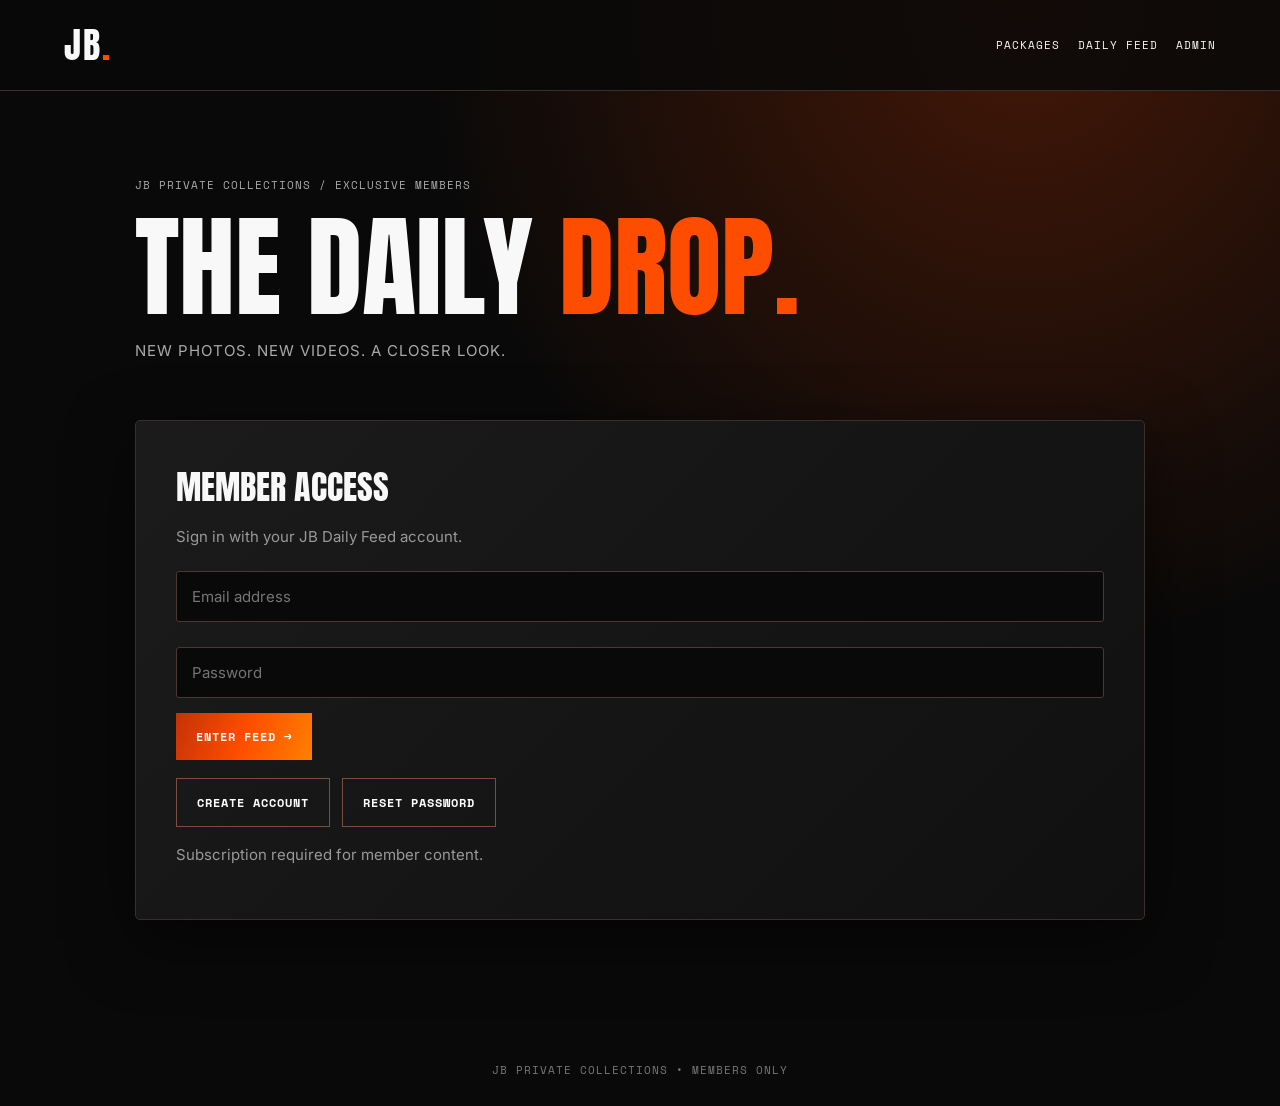
<file: daily.html>
<!doctype html><html lang="en"><head><meta charset="utf-8"><meta name="viewport" content="width=device-width,initial-scale=1"><meta name="theme-color" content="#090909"><title>JB | Daily Feed</title><link href="https://fonts.googleapis.com/css2?family=Anton&family=Inter:wght@400;500;600;700&family=Space+Mono:wght@400;700&display=swap" rel="stylesheet"><link rel="stylesheet" href="./jb-feed.css?v=20261017-2"></head><body><header class="top"><a class="brand" href="./index.html">JB<span>.</span></a><nav><a href="./index.html">PACKAGES</a><a href="./daily.html">DAILY FEED</a><a href="./jb-admin.html">ADMIN</a></nav></header><main><section class="hero"><p class="eyebrow">JB PRIVATE COLLECTIONS / EXCLUSIVE MEMBERS</p><h1>THE DAILY <em>DROP.</em></h1><p>NEW PHOTOS. NEW VIDEOS. A CLOSER LOOK.</p></section><section class="panel" id="login"><h2>MEMBER ACCESS</h2><p class="muted">Sign in with your JB Daily Feed account.</p><form id="signIn"><input id="email" type="email" placeholder="Email address" required><input id="password" type="password" minlength="8" placeholder="Password" required><button>ENTER FEED →</button></form><div class="actions"><button id="signUp" type="button" class="outline">CREATE ACCOUNT</button><button id="resetPassword" type="button" class="outline">RESET PASSWORD</button></div><p id="loginMessage" role="status"></p><a class="subscribe" id="subscribe" hidden>SUBSCRIBE — $19.99 / MONTH →</a><p class="muted">Subscription required for member content.</p></section><section class="panel" id="members" hidden><div class="actions"><span id="account"></span><button id="logout" class="outline">SIGN OUT</button></div><p id="memberStatus" role="status"></p><div id="posts" class="feed"></div></section></main><footer>JB PRIVATE COLLECTIONS • MEMBERS ONLY</footer><script type="module" src="./jb-feed.js?v=20261017-2"></script></body></html>
</file>
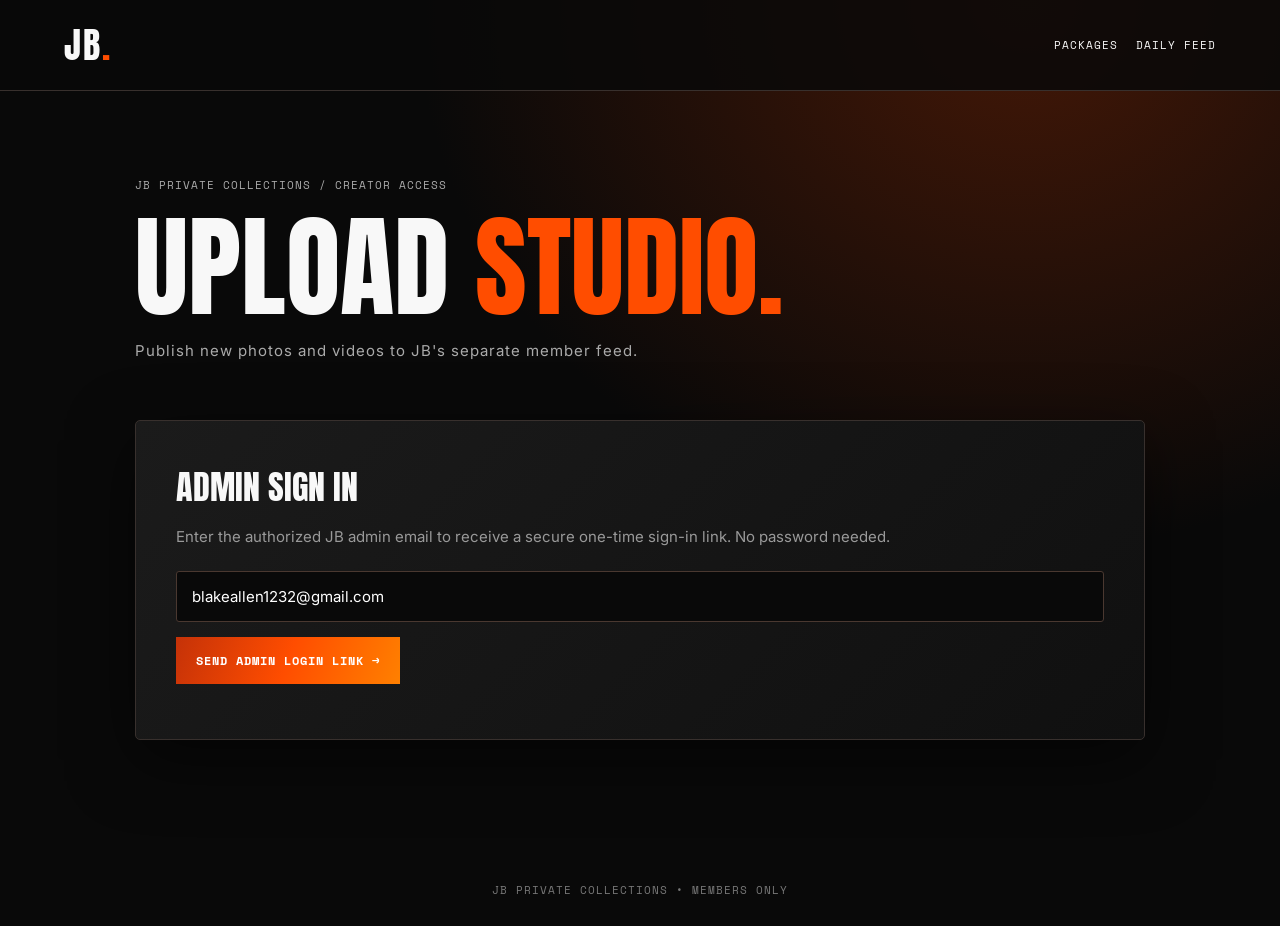
<file: jb-admin.html>
<!doctype html><html lang="en"><head><meta charset="utf-8"><meta name="viewport" content="width=device-width,initial-scale=1"><meta name="theme-color" content="#090909"><title>JB | Upload Studio</title><link href="https://fonts.googleapis.com/css2?family=Anton&family=Inter:wght@400;500;600;700&family=Space+Mono:wght@400;700&display=swap" rel="stylesheet"><link rel="stylesheet" href="./jb-feed.css?v=20261017-2"></head><body><header class="top"><a class="brand" href="./index.html">JB<span>.</span></a><nav><a href="./index.html">PACKAGES</a><a href="./daily.html">DAILY FEED</a></nav></header><main><section class="hero"><p class="eyebrow">JB PRIVATE COLLECTIONS / CREATOR ACCESS</p><h1>UPLOAD <em>STUDIO.</em></h1><p>Publish new photos and videos to JB's separate member feed.</p></section><section class="panel" id="login"><h2>ADMIN SIGN IN</h2><p class="muted">Enter the authorized JB admin email to receive a secure one-time sign-in link. No password needed.</p><form id="magicSignIn"><input id="email" type="email" placeholder="Admin email address" value="blakeallen1232@gmail.com" autocomplete="email" required><button type="submit">SEND ADMIN LOGIN LINK →</button></form><p id="loginMessage" role="status"></p></section><section class="panel" id="members" hidden><div class="actions"><span id="account"></span><button id="logout" class="outline">SIGN OUT</button></div><p id="memberStatus" role="status"></p><form id="uploadForm" hidden><label>POST TITLE<input name="title" required maxlength="120"></label><label>DESCRIPTION<textarea name="description" maxlength="1000"></textarea></label><label>CATEGORY<select name="category"><option>Daily Updates</option><option>Behind the Scenes</option><option>Recently Added</option></select></label><label>PHOTO OR VIDEO<input name="media" type="file" accept="image/jpeg,image/png,image/webp,image/gif,video/mp4,video/webm,video/quicktime" required></label><button id="publish">UPLOAD & PUBLISH →</button></form><p id="uploadStatus" role="status"></p></section></main><footer>JB PRIVATE COLLECTIONS • MEMBERS ONLY</footer><script type="module" src="./jb-feed.js?v=20261027-dedupe"></script></body></html>
</file>
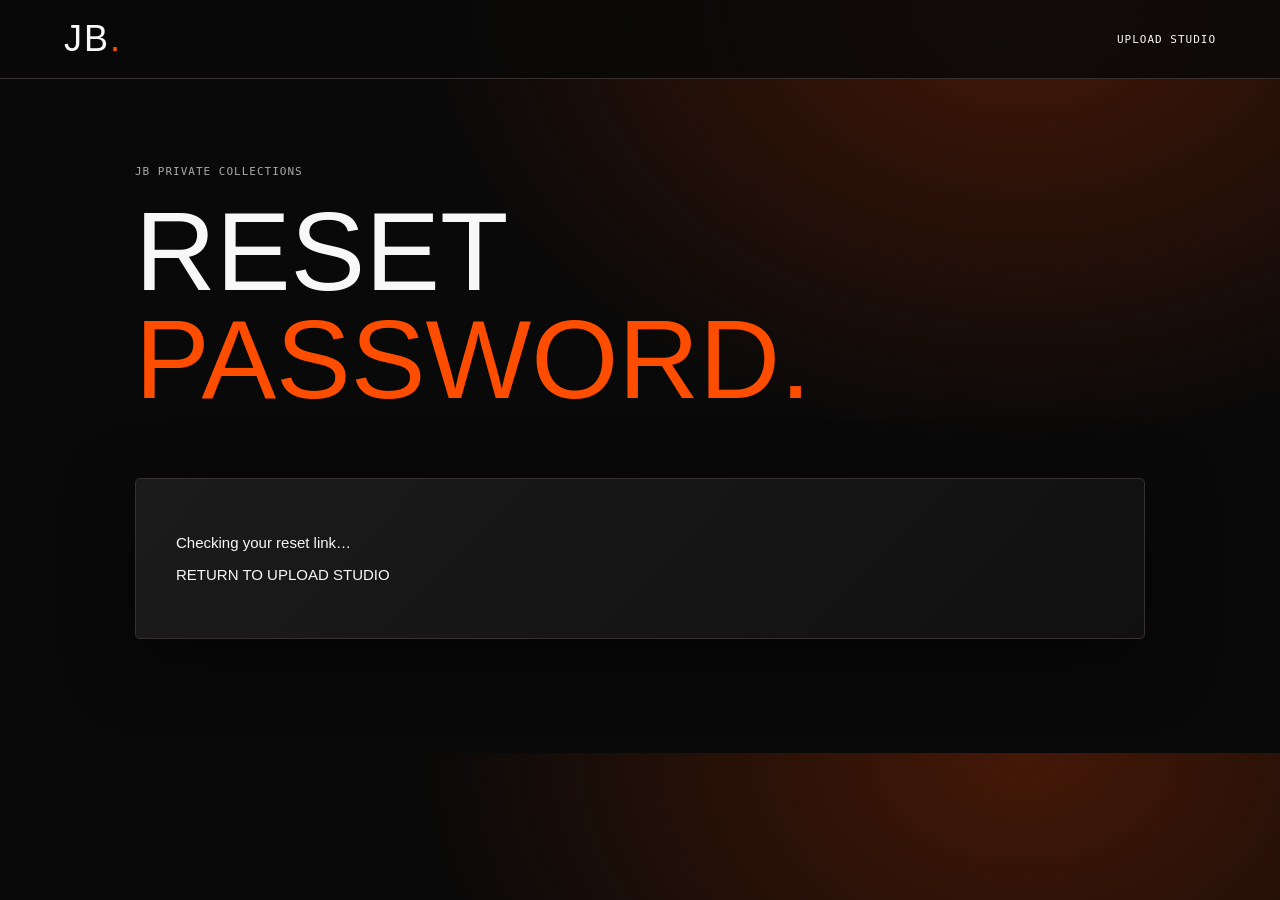
<file: jb-reset.html>
<!doctype html><html lang="en"><head><meta charset="utf-8"><meta name="viewport" content="width=device-width,initial-scale=1"><meta name="theme-color" content="#090909"><title>JB | Reset Password</title><link rel="stylesheet" href="./jb-feed.css?v=20261017-2"></head><body><header class="top"><a class="brand" href="./index.html">JB<span>.</span></a><nav><a href="./jb-admin.html">UPLOAD STUDIO</a></nav></header><main><section class="hero"><p class="eyebrow">JB PRIVATE COLLECTIONS</p><h1>RESET <em>PASSWORD.</em></h1></section><section class="panel"><p id="status" role="status">Checking your reset link…</p><form id="resetForm" hidden><label>NEW PASSWORD<input id="newPassword" type="password" minlength="8" autocomplete="new-password" required></label><button type="submit">SAVE NEW PASSWORD →</button></form><p><a href="./jb-admin.html">RETURN TO UPLOAD STUDIO</a></p></section></main><script type="module">import {createClient} from 'https://esm.sh/@supabase/supabase-js@2';import {JB_FEED_CONFIG as C} from './jb-feed-config.js';const client=createClient(C.supabaseUrl,C.supabasePublishableKey);const status=document.getElementById('status'),form=document.getElementById('resetForm');let recovery=false;client.auth.onAuthStateChange((event,session)=>{if(event==='PASSWORD_RECOVERY'){recovery=true;form.hidden=false;status.textContent='Enter your new password.'}});async function initialize(){const url=new URL(location.href);const code=url.searchParams.get('code');if(code){const {error}=await client.auth.exchangeCodeForSession(code);if(error){status.textContent='This reset link has expired or is invalid. Request a new one from Upload Studio.';return}recovery=true;form.hidden=false;status.textContent='Enter your new password.';history.replaceState(null,'',location.pathname);return}const hash=new URLSearchParams(location.hash.slice(1));if(hash.get('error')){status.textContent=hash.get('error_description')||'Reset link expired.';return}if(hash.get('type')==='recovery'&&hash.get('access_token')){const {error}=await client.auth.setSession({access_token:hash.get('access_token'),refresh_token:hash.get('refresh_token')||''});if(error){status.textContent=error.message;return}recovery=true;form.hidden=false;status.textContent='Enter your new password.';history.replaceState(null,'',location.pathname);return}setTimeout(()=>{if(!recovery&&form.hidden)status.textContent='Open the password-reset link sent to your email. If it opens Private Gallery, check the Supabase redirect allowlist and request a fresh link.'},800)}form.addEventListener('submit',async e=>{e.preventDefault();if(!recovery){status.textContent='Please use a valid password-reset email link.';return}const button=form.querySelector('button');button.disabled=true;const {error}=await client.auth.updateUser({password:document.getElementById('newPassword').value});button.disabled=false;if(error){status.textContent=error.message;return}form.hidden=true;status.textContent='Password updated. You can now sign in to JB Upload Studio.';await client.auth.signOut()});initialize();</script></body></html>
</file>
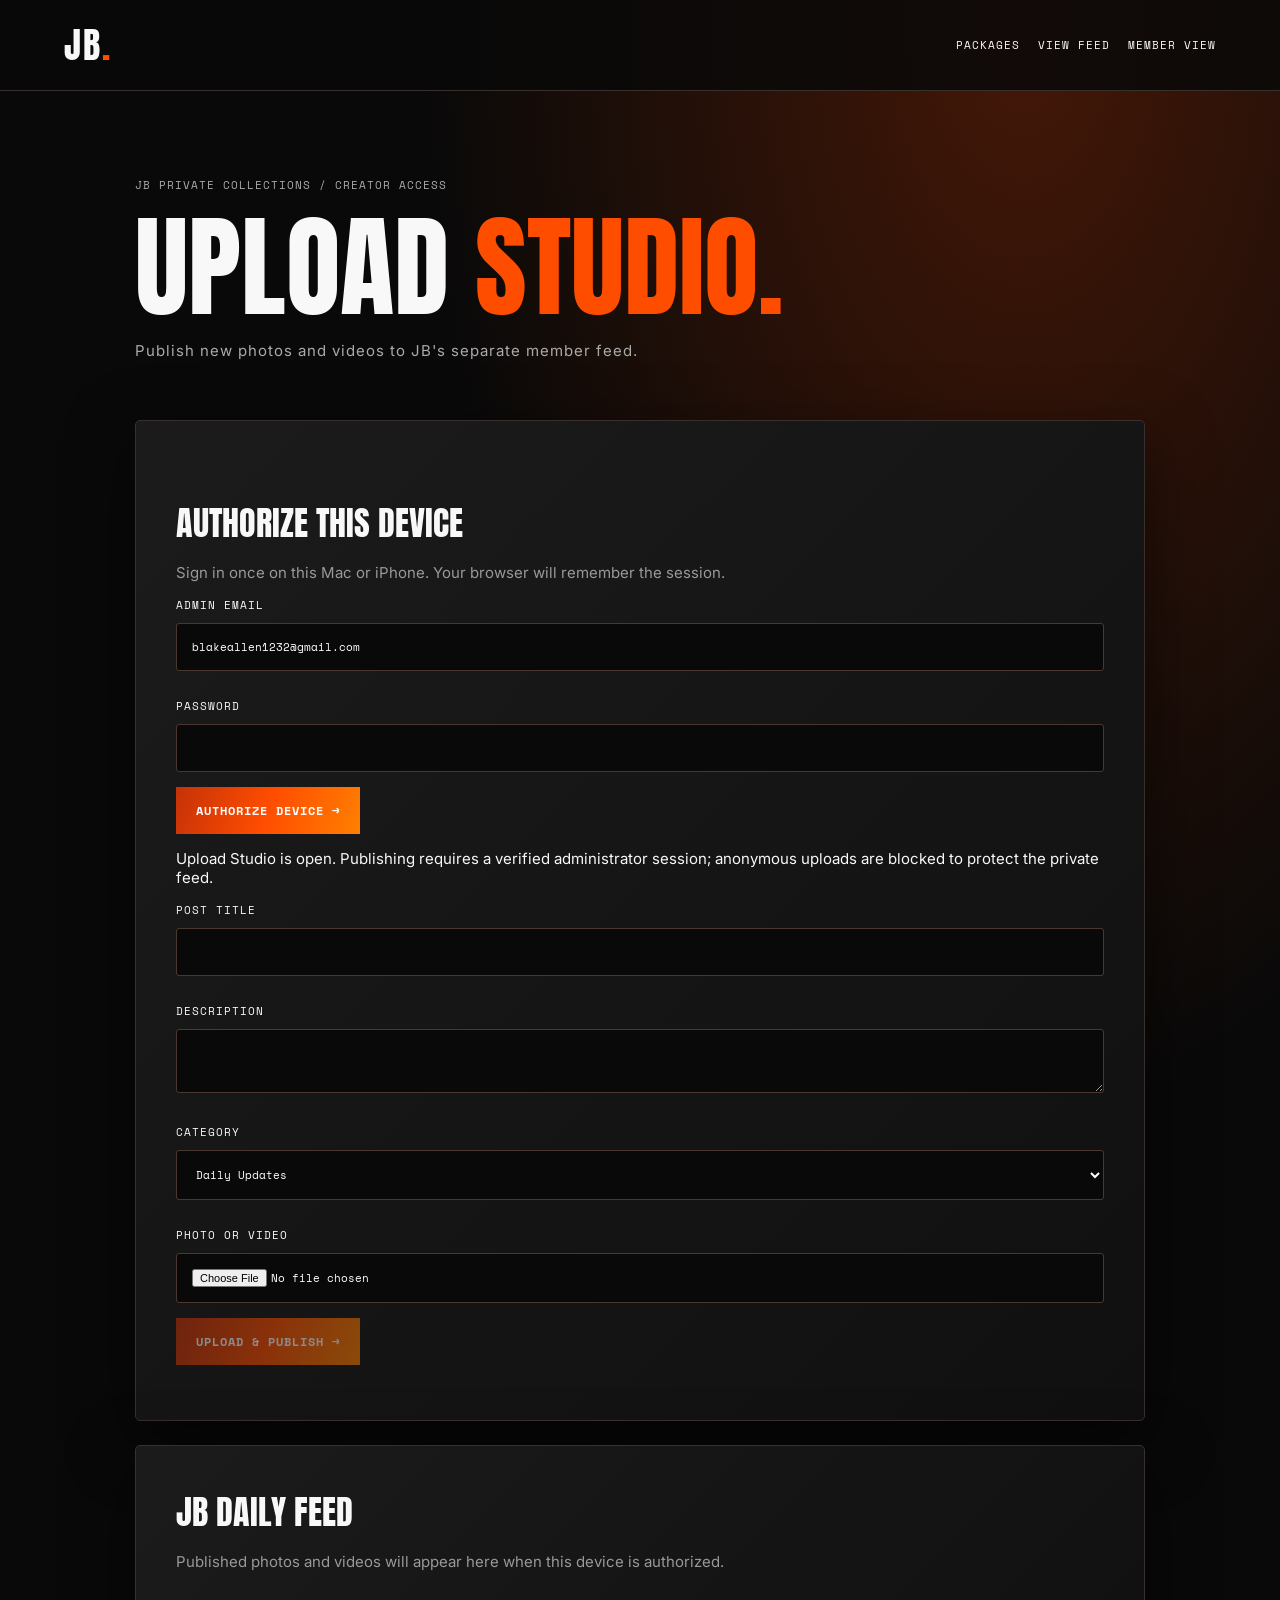
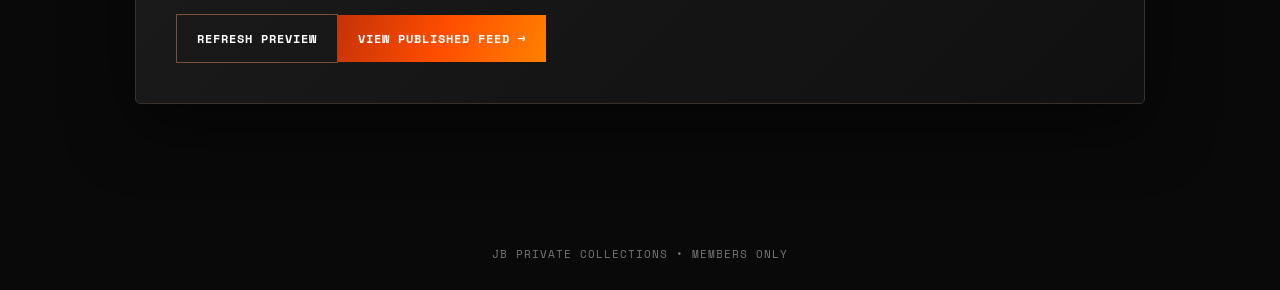
<file: jb-studio.html>
<!doctype html><html lang="en"><head><meta charset="utf-8"><meta name="viewport" content="width=device-width,initial-scale=1"><meta name="theme-color" content="#090909"><title>JB | Upload Studio</title><link href="https://fonts.googleapis.com/css2?family=Anton&family=Inter:wght@400;500;600;700&family=Space+Mono:wght@400;700&display=swap" rel="stylesheet"><link rel="stylesheet" href="./jb-feed.css?v=20261017-2"></head><body><header class="top"><a class="brand" href="./index.html">JB<span>.</span></a><nav><a href="./index.html">PACKAGES</a><a href="#feed-preview">VIEW FEED</a><a href="./daily.html">MEMBER VIEW</a></nav></header><main><section class="hero"><p class="eyebrow">JB PRIVATE COLLECTIONS / CREATOR ACCESS</p><h1>UPLOAD <em>STUDIO.</em></h1><p>Publish new photos and videos to JB's separate member feed.</p></section><section class="panel" id="members"><div class="actions"><span id="account"></span><button id="logout" class="outline" hidden>SIGN OUT</button></div><div id="authPanel"><h2>AUTHORIZE THIS DEVICE</h2><p class="muted">Sign in once on this Mac or iPhone. Your browser will remember the session.</p><form id="authForm"><label>ADMIN EMAIL<input id="adminEmail" type="email" value="blakeallen1232@gmail.com" required></label><label>PASSWORD<input id="adminPassword" type="password" autocomplete="current-password" required></label><button type="submit">AUTHORIZE DEVICE →</button></form><p id="authMessage" role="status"></p></div><p id="memberStatus" role="status">Upload Studio is open. Publishing requires a verified administrator session; anonymous uploads are blocked to protect the private feed.</p><form id="uploadForm"><label>POST TITLE<input name="title" required maxlength="120"></label><label>DESCRIPTION<textarea name="description" maxlength="1000"></textarea></label><label>CATEGORY<select name="category"><option>Daily Updates</option><option>Behind the Scenes</option><option>Recently Added</option></select></label><label>PHOTO OR VIDEO<input name="media" type="file" accept="image/jpeg,image/png,image/webp,image/gif,video/mp4,video/webm,video/quicktime" required></label><button id="publish" disabled>UPLOAD & PUBLISH →</button></form><p id="uploadStatus" role="status"></p></section><section class="panel" id="feed-preview"><h2>JB DAILY FEED</h2><p class="muted">Published photos and videos will appear here when this device is authorized.</p><p id="previewStatus" role="status"></p><div id="previewPosts" class="feed"></div><button type="button" id="refreshPreview" class="outline">REFRESH PREVIEW</button><a class="subscribe" href="./daily.html">VIEW PUBLISHED FEED →</a></section></main><footer>JB PRIVATE COLLECTIONS • MEMBERS ONLY</footer><script type="module" src="./jb-studio.js?v=20261027-dedupe"></script></body></html>
</file>
<file: jb-feed.css>
:root{--orange:#ff4d00;--bg:#090909;--panel:#171717;--line:#38302d}*{box-sizing:border-box}body{margin:0;background:radial-gradient(ellipse at 80% 0%,#451807 0%,transparent 42%),var(--bg);color:#f8f8f8;font:15px Inter,sans-serif}a{color:inherit;text-decoration:none}.top{display:flex;align-items:center;justify-content:space-between;padding:18px max(5vw,18px);border-bottom:1px solid var(--line);background:#090909d9}.brand{font:36px Anton,sans-serif;letter-spacing:2px}.brand span,em{color:var(--orange);font-style:normal}nav{display:flex;gap:18px;flex-wrap:wrap}nav a,.eyebrow,footer{font:11px 'Space Mono',monospace;letter-spacing:1px}main{max-width:1050px;margin:auto;padding:0 20px 90px}.hero{padding:75px 0 45px}.eyebrow{color:#ff8c55}.hero h1{font:clamp(55px,11vw,112px)/.96 Anton,sans-serif;margin:20px 0;text-transform:uppercase}.hero p{letter-spacing:1px;color:#aaa}.panel{border:1px solid var(--line);background:linear-gradient(135deg,#1b1b1b,#101010);padding:clamp(20px,5vw,40px);border-radius:5px;box-shadow:0 20px 65px #0008;margin-bottom:24px}.panel h2{font:34px Anton,sans-serif;margin:0 0 10px}.muted{color:#999}input,textarea,select{width:100%;background:#090909;color:white;border:1px solid #4a3830;border-radius:3px;padding:15px;font:inherit;margin:10px 0 15px}label{display:block;font:11px 'Space Mono',monospace;letter-spacing:1px;margin-top:12px}button,.subscribe{border:0;background:linear-gradient(110deg,#c53208,#ff4d00,#ff8000);color:white;padding:15px 20px;font:700 12px 'Space Mono',monospace;letter-spacing:1px;cursor:pointer;display:inline-block}button:disabled{opacity:.5}.outline{background:transparent;border:1px solid #79503b}.actions{display:flex;gap:12px;flex-wrap:wrap;align-items:center;margin:18px 0}.subscribe{margin-top:18px}.feed{display:grid;grid-template-columns:repeat(auto-fit,minmax(min(100%,280px),1fr));gap:22px;margin-top:26px}.post{background:#0c0c0c;border:1px solid var(--line);overflow:hidden}.post img,.post video{display:block;width:100%;max-height:530px;object-fit:contain;background:#000}.details{padding:18px}.details small{color:var(--orange);font:11px 'Space Mono',monospace}.details h2{font:28px Anton,sans-serif;margin:10px 0}.details time{color:#888;font-size:12px}.details p{white-space:pre-wrap;line-height:1.6;color:#bbb}.delete-post{background:#47170e;margin-top:10px}footer{text-align:center;color:#777;padding:28px}@media(max-width:540px){.top{align-items:flex-start;gap:12px}nav{justify-content:flex-end;gap:9px}nav a{font-size:9px}.hero{padding-top:55px}}[hidden]{display:none!important}
</file>
